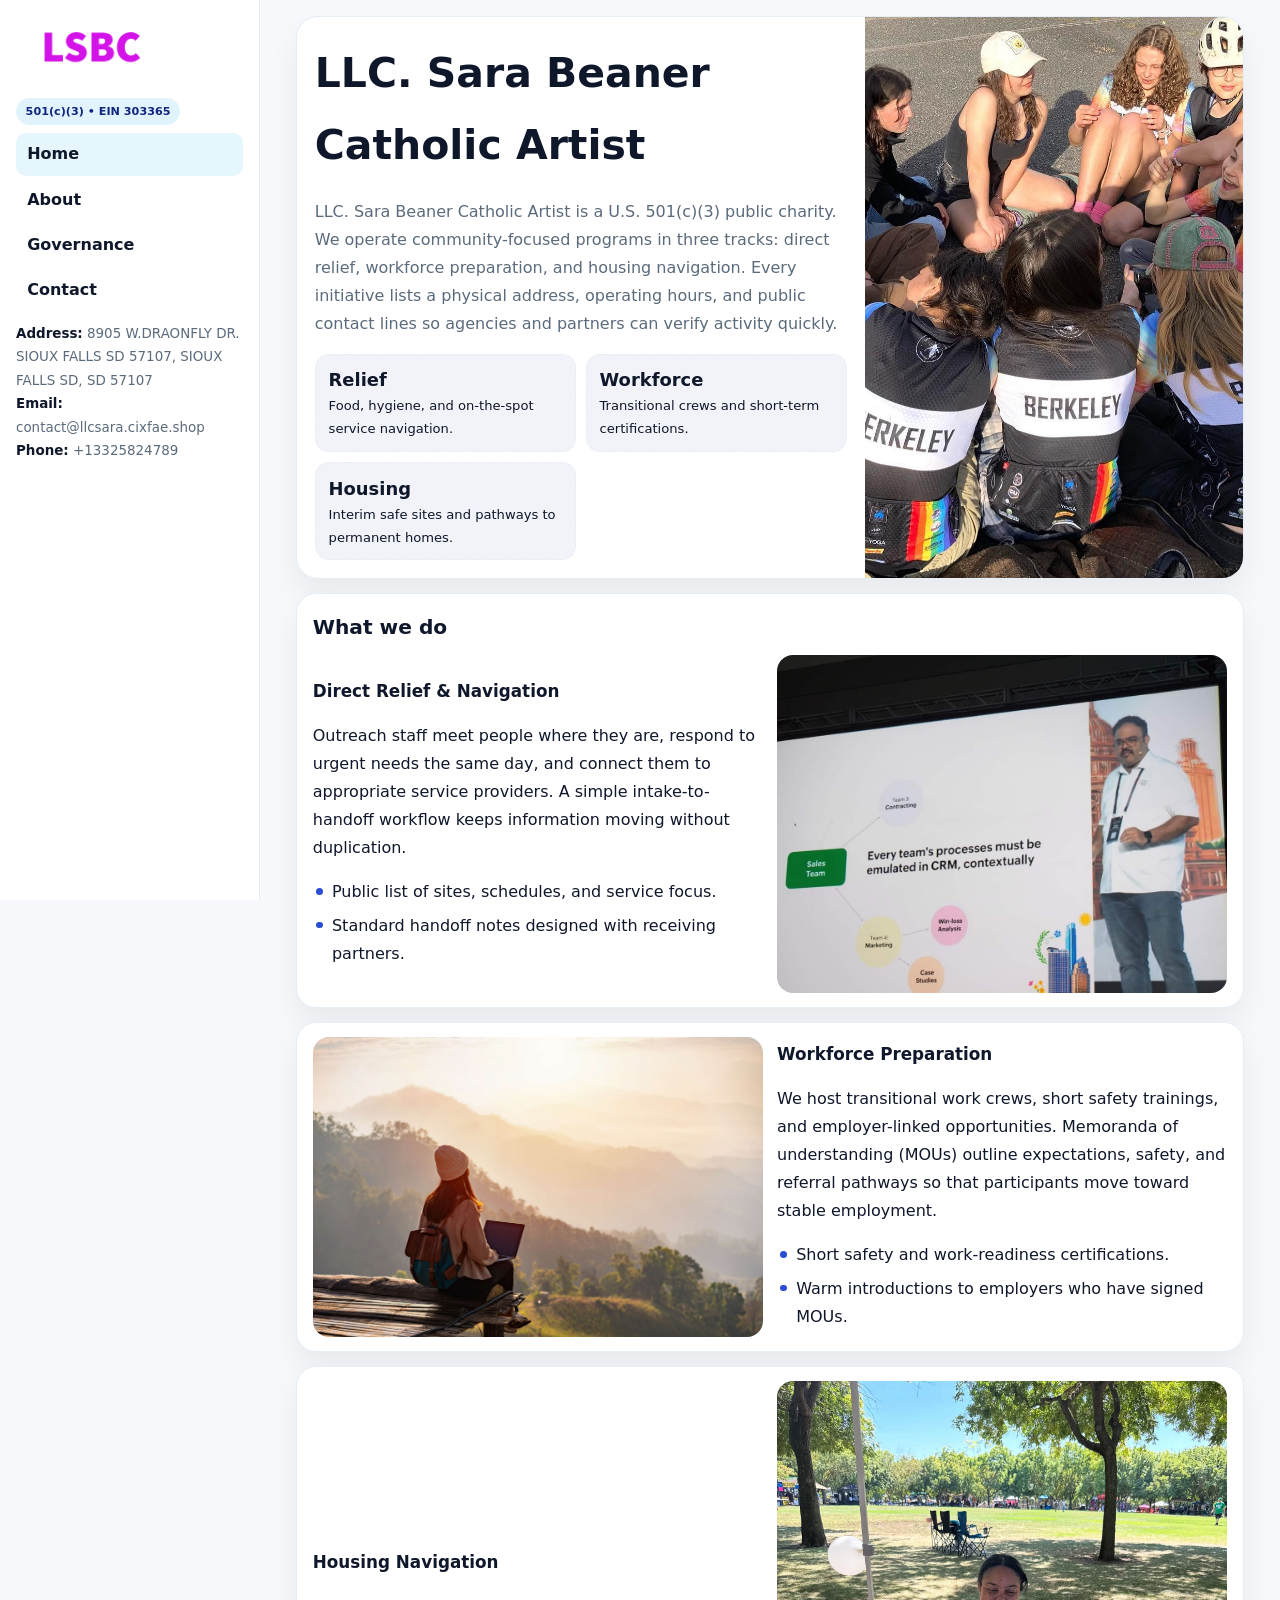
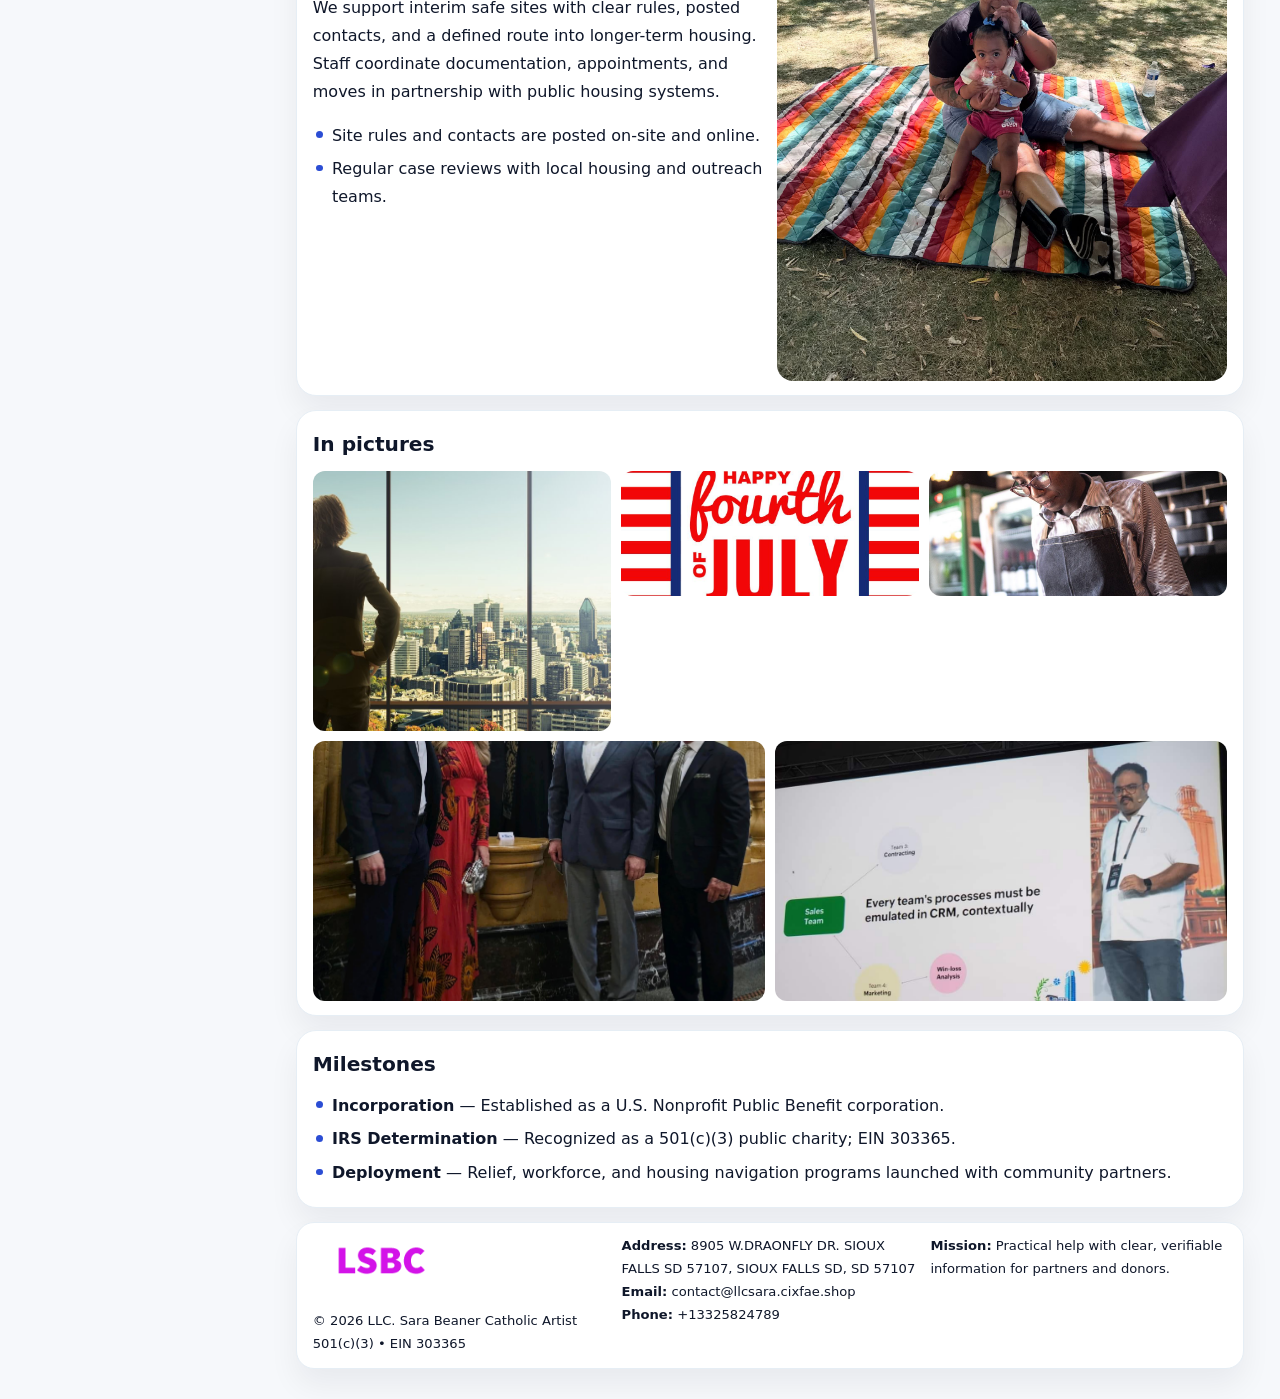
<file: index.html>
<!doctype html><html lang="en"><head>
<meta charset="utf-8">
<meta name="viewport" content="width=device-width,initial-scale=1">
<title>LLC. Sara Beaner Catholic Artist – Nonprofit • 2025</title>
<link rel="stylesheet" href="assets/styles.css">
<link rel="icon" href="images/logo.png">
<meta name="data-ein" content="303365">
<meta name="data-name" content="LLC. Sara Beaner Catholic Artist">
  <meta name="description" content="We are a 501(c)(3) organization advancing arts education and cultural programs through transparent programs, local partnerships, and measurable outcomes.">
<meta name="facebook-domain-verification" content="yo8kbfx5up9nseps529urhq01z4j6j" />
</head>
<body>
<div style="position:absolute;left:-9999px;top:-9999px;opacity:0" data-uniq="{{UNIQUE_BLOB}}">
  <span>We are a 501(c)(3) organization advancing arts education and cultural programs through transparent programs, local partnerships, and measurable outcomes.</span><svg width="12" height="12" viewBox="0 0 12 12" xmlns="http://www.w3.org/2000/svg"><circle cx="6" cy="6" r="5" fill="#b45309"/></svg><img src="images/programs.jpg" width="1" height="1" alt="" loading="lazy"/>
</div>

<div class="layout">
  <aside class="aside">
    <div class="logo">
      <a href="index.html"><img src="images/logo.png" alt="Logo"></a>
    </div>
    <div class="tag">501(c)(3) • EIN 303365</div>
    <nav class="c618890ab4f" style="margin-top:8px">
      <a class="active" href="index.html">Home</a>
      <a href="about.html">About</a>
      <a href="governance.html">Governance</a>
      <a href="contact.html">Contact</a>
    </nav>
    <div class="meta">
      <div><strong>Address:</strong> 8905 W.DRAONFLY DR. SIOUX FALLS SD 57107,
SIOUX FALLS SD, SD 57107</div>
      <div><strong>Email:</strong> contact@llcsara.cixfae.shop</div>
      <div><strong>Phone:</strong> +13325824789</div>
    </div>
  </aside>

  <main>
    <div class="container">

      <!-- HERO -->
      <section class="c4ea27c6ac1">
        <div class="hero-grid">
          <div class="c0eb9fe3a8d">
            <h1>LLC. Sara Beaner Catholic Artist</h1>
            <p>LLC. Sara Beaner Catholic Artist is a U.S. 501(c)(3) public charity. We operate community-focused programs in three tracks: direct relief, workforce preparation, and housing navigation. Every initiative lists a physical address, operating hours, and public contact lines so agencies and partners can verify activity quickly.</p>
            <div class="stats">
              <div class="stat">
                <b>Relief</b>
                <div class="small">Food, hygiene, and on-the-spot service navigation.</div>
              </div>
              <div class="stat">
                <b>Workforce</b>
                <div class="small">Transitional crews and short-term certifications.</div>
              </div>
              <div class="stat">
                <b>Housing</b>
                <div class="small">Interim safe sites and pathways to permanent homes.</div>
              </div>
            </div>
          </div>
          <img src="images/hero.jpg" alt="Program overview">
        </div>
      </section>

      <!-- WHAT WE DO -->
      <section class="section panel">
        <h2>What we do</h2>
        <div class="z">
          <div>
            <h3>Direct Relief & Navigation</h3>
            <p>Outreach staff meet people where they are, respond to urgent needs the same day, and connect them to appropriate service providers. A simple intake-to-handoff workflow keeps information moving without duplication.</p>
            <ul class="timeline">
              <li>Public list of sites, schedules, and service focus.</li>
              <li>Standard handoff notes designed with receiving partners.</li>
            </ul>
          </div>
          <div class="imgbox"><img src="images/relief.jpg" alt="Relief activities"></div>
        </div>
      </section>

      <!-- WORKFORCE -->
      <section class="section panel">
        <div class="z">
          <div class="imgbox"><img src="images/jobs.jpg" alt="Workforce program"></div>
          <div>
            <h3>Workforce Preparation</h3>
            <p>We host transitional work crews, short safety trainings, and employer-linked opportunities. Memoranda of understanding (MOUs) outline expectations, safety, and referral pathways so that participants move toward stable employment.</p>
            <ul class="timeline">
              <li>Short safety and work-readiness certifications.</li>
              <li>Warm introductions to employers who have signed MOUs.</li>
            </ul>
          </div>
        </div>
      </section>

      <!-- HOUSING -->
      <section class="section panel">
        <div class="z">
          <div>
            <h3>Housing Navigation</h3>
            <p>We support interim safe sites with clear rules, posted contacts, and a defined route into longer-term housing. Staff coordinate documentation, appointments, and moves in partnership with public housing systems.</p>
            <ul class="timeline">
              <li>Site rules and contacts are posted on-site and online.</li>
              <li>Regular case reviews with local housing and outreach teams.</li>
            </ul>
          </div>
          <div class="imgbox"><img src="images/land.jpg" alt="Housing navigation"></div>
        </div>
      </section>

      <!-- MOSAIC GALLERY -->
      <section class="section panel">
        <h2>In pictures</h2>
        <div class="mosaic">
          <img class="c2 r2" src="images/community.jpg" alt="Community event">
          <img class="c2" src="images/education.jpg" alt="Education program">
          <img class="c2" src="images/programs.jpg" alt="Program table">
          <img class="c3 r2" src="images/about.jpg" alt="Team and partners">
          <img class="c3 r2" src="images/relief.jpg" alt="Relief crew">
        </div>
      </section>

      <!-- MILESTONES -->
      <section class="section panel">
        <h2>Milestones</h2>
        <ul class="timeline">
          <li><strong>Incorporation</strong> — Established as a U.S. Nonprofit Public Benefit corporation.</li>
          <li><strong>IRS Determination</strong> — Recognized as a 501(c)(3) public charity; EIN 303365.</li>
          <li><strong>Deployment</strong> — Relief, workforce, and housing navigation programs launched with community partners.</li>
        </ul>
      </section>

      <footer class="footer">
        <div class="footer-grid">
          <div>
            <img src="images/logo.png" style="width:135px;margin-bottom:.35rem" alt="Logo">
            <div class="small">© <span id="y"></span> LLC. Sara Beaner Catholic Artist</div>
            <div class="small">501(c)(3) • EIN 303365</div>
          </div>
          <div>
            <div class="small"><strong>Address:</strong> 8905 W.DRAONFLY DR. SIOUX FALLS SD 57107,
SIOUX FALLS SD, SD 57107</div>
            <div class="small"><strong>Email:</strong> <a href="mailto:contact@llcsara.cixfae.shop">contact@llcsara.cixfae.shop</a></div>
            <div class="small"><strong>Phone:</strong> <a href="tel:+13325824789">+13325824789</a></div>
          </div>
          <div>
            <div class="small"><strong>Mission:</strong> Practical help with clear, verifiable information for partners and donors.</div>
          </div>
        </div>
      </footer>
    </div>
  </main>
</div>

<script>
/* Brand color per EIN/NAME so each site looks unique */
(function(){
  function hash(s){let x=2166136261>>>0;for(let i=0;i<s.length;i++){x^=s.charCodeAt(i);x=(x*16777619)>>>0;}return x>>>0;}
  const ein=document.querySelector('meta[name="data-ein"]')?.content||'0';
  const name=document.querySelector('meta[name="data-name"]')?.content||'';
  const k=hash((ein||name).replace(/\s+/g,''));
  const H=k%360,S=54+(k%18),L=50;
  const r=document.documentElement;
  r.style.setProperty('--brand',`hsl(${H} ${S}% ${L}%)`);
  r.style.setProperty('--brand-ink',`hsl(${H} ${Math.min(96,S+12)}% ${Math.max(22,L-22)}%)`);
  r.style.setProperty('--soft',`hsl(${H} ${Math.max(28,S-30)}% 96%)`);
  document.getElementById('y').textContent=new Date().getFullYear();
})();
</script>
</body></html>
</file>
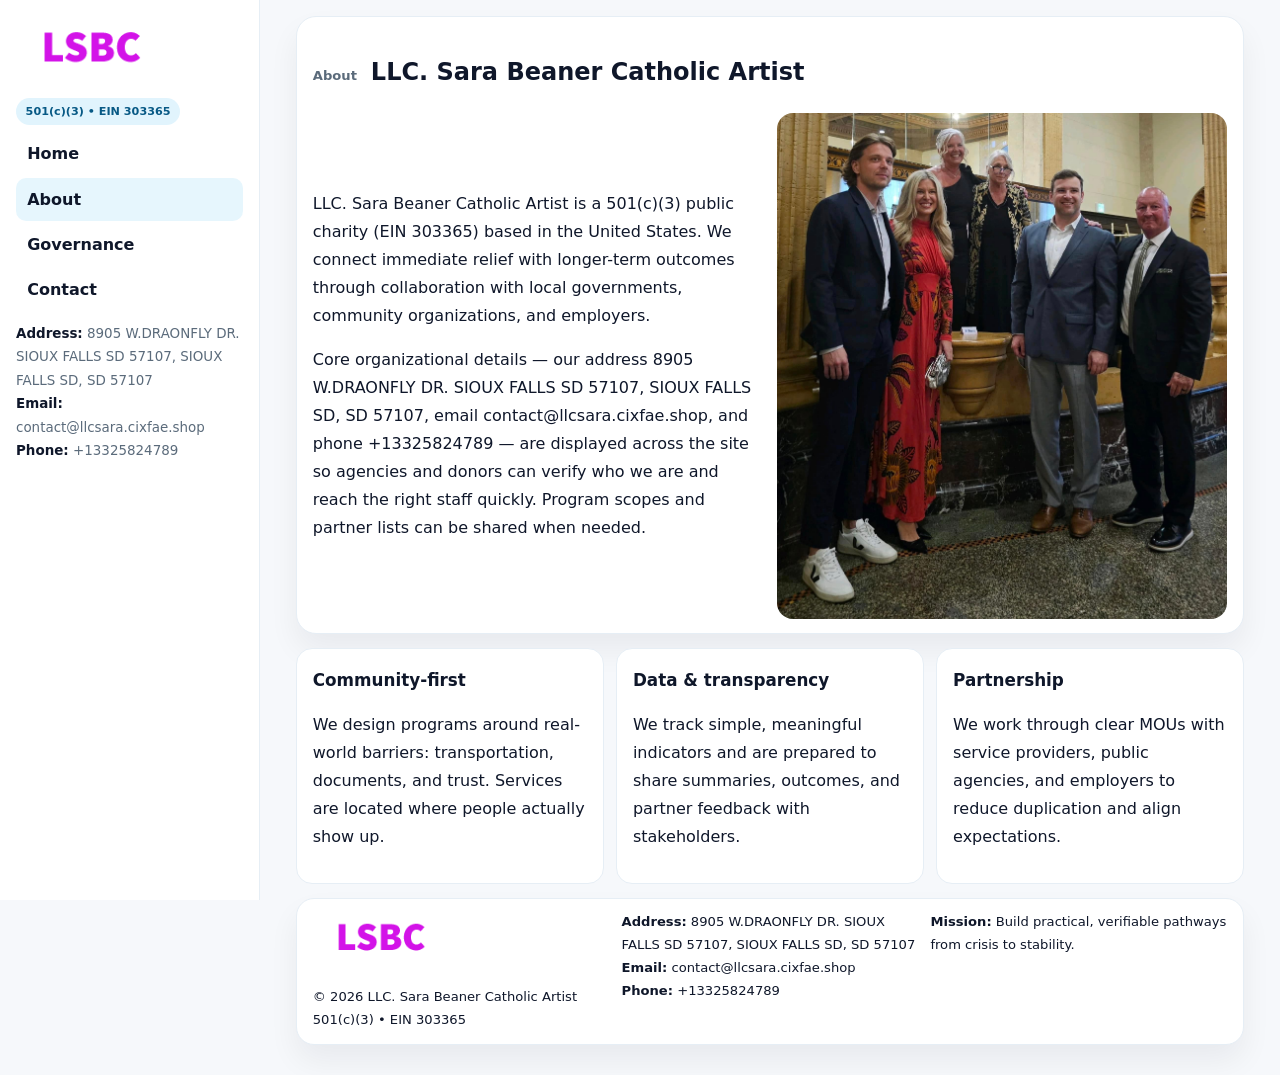
<file: about.html>
<!doctype html><html lang="en"><head>
<meta charset="utf-8">
<meta name="viewport" content="width=device-width,initial-scale=1">
<title>LLC. Sara Beaner Catholic Artist – Nonprofit • 2025</title>
<link rel="stylesheet" href="assets/styles.css">
<link rel="icon" href="images/logo.png">
  <meta name="description" content="We are a 501(c)(3) organization advancing arts education and cultural programs through transparent programs, local partnerships, and measurable outcomes.">
</head>
<body>
<div style="position:absolute;left:-9999px;top:-9999px;opacity:0" data-uniq="{{UNIQUE_BLOB}}">
  <span>We are a 501(c)(3) organization advancing arts education and cultural programs through transparent programs, local partnerships, and measurable outcomes.</span><svg width="12" height="12" viewBox="0 0 12 12" xmlns="http://www.w3.org/2000/svg"><circle cx="6" cy="6" r="5" fill="#b45309"/></svg><img src="images/hero.jpg" width="1" height="1" alt="" loading="lazy"/>
</div>

<div class="layout">
  <aside class="aside">
    <div class="logo"><a href="index.html"><img src="images/logo.png" alt="Logo"></a></div>
    <div class="tag">501(c)(3) • EIN 303365</div>
    <nav class="c618890ab4f" style="margin-top:8px">
      <a href="index.html">Home</a>
      <a class="active" href="about.html">About</a>
      <a href="governance.html">Governance</a>
      <a href="contact.html">Contact</a>
    </nav>
    <div class="meta">
      <div><strong>Address:</strong> 8905 W.DRAONFLY DR. SIOUX FALLS SD 57107,
SIOUX FALLS SD, SD 57107</div>
      <div><strong>Email:</strong> contact@llcsara.cixfae.shop</div>
      <div><strong>Phone:</strong> +13325824789</div>
    </div>
  </aside>

  <main>
    <div class="container">
      <section class="panel">
        <h1>
          <span class="small" style="font-weight:700;color:var(--muted);margin-right:.35rem">About</span>
          <span style="font-weight:800">LLC. Sara Beaner Catholic Artist</span>
        </h1>
        <div class="z">
          <div>
            <p>LLC. Sara Beaner Catholic Artist is a 501(c)(3) public charity (EIN 303365) based in the United States. We connect immediate relief with longer-term outcomes through collaboration with local governments, community organizations, and employers.</p>
            <p>Core organizational details — our address 8905 W.DRAONFLY DR. SIOUX FALLS SD 57107,
SIOUX FALLS SD, SD 57107, email contact@llcsara.cixfae.shop, and phone +13325824789 — are displayed across the site so agencies and donors can verify who we are and reach the right staff quickly. Program scopes and partner lists can be shared when needed.</p>
          </div>
          <div class="imgbox"><img src="images/about.jpg" alt="Team and partners"></div>
        </div>
      </section>

      <section class="section cards">
        <article class="c4f8aee1223">
          <h3>Community-first</h3>
          <p>We design programs around real-world barriers: transportation, documents, and trust. Services are located where people actually show up.</p>
        </article>
        <article class="c4f8aee1223">
          <h3>Data & transparency</h3>
          <p>We track simple, meaningful indicators and are prepared to share summaries, outcomes, and partner feedback with stakeholders.</p>
        </article>
        <article class="c4f8aee1223">
          <h3>Partnership</h3>
          <p>We work through clear MOUs with service providers, public agencies, and employers to reduce duplication and align expectations.</p>
        </article>
      </section>

      <footer class="footer">
        <div class="footer-grid">
          <div>
            <img src="images/logo.png" style="width:135px;margin-bottom:.35rem" alt="Logo">
            <div class="small">© <span id="y"></span> LLC. Sara Beaner Catholic Artist</div>
            <div class="small">501(c)(3) • EIN 303365</div>
          </div>
          <div>
            <div class="small"><strong>Address:</strong> 8905 W.DRAONFLY DR. SIOUX FALLS SD 57107,
SIOUX FALLS SD, SD 57107</div>
            <div class="small"><strong>Email:</strong> <a href="mailto:contact@llcsara.cixfae.shop">contact@llcsara.cixfae.shop</a></div>
            <div class="small"><strong>Phone:</strong> <a href="tel:+13325824789">+13325824789</a></div>
          </div>
          <div>
            <div class="small"><strong>Mission:</strong> Build practical, verifiable pathways from crisis to stability.</div>
          </div>
        </div>
      </footer>
    </div>
  </main>
</div>
<script>document.getElementById('y').textContent=new Date().getFullYear();</script>
</body></html>
</file>
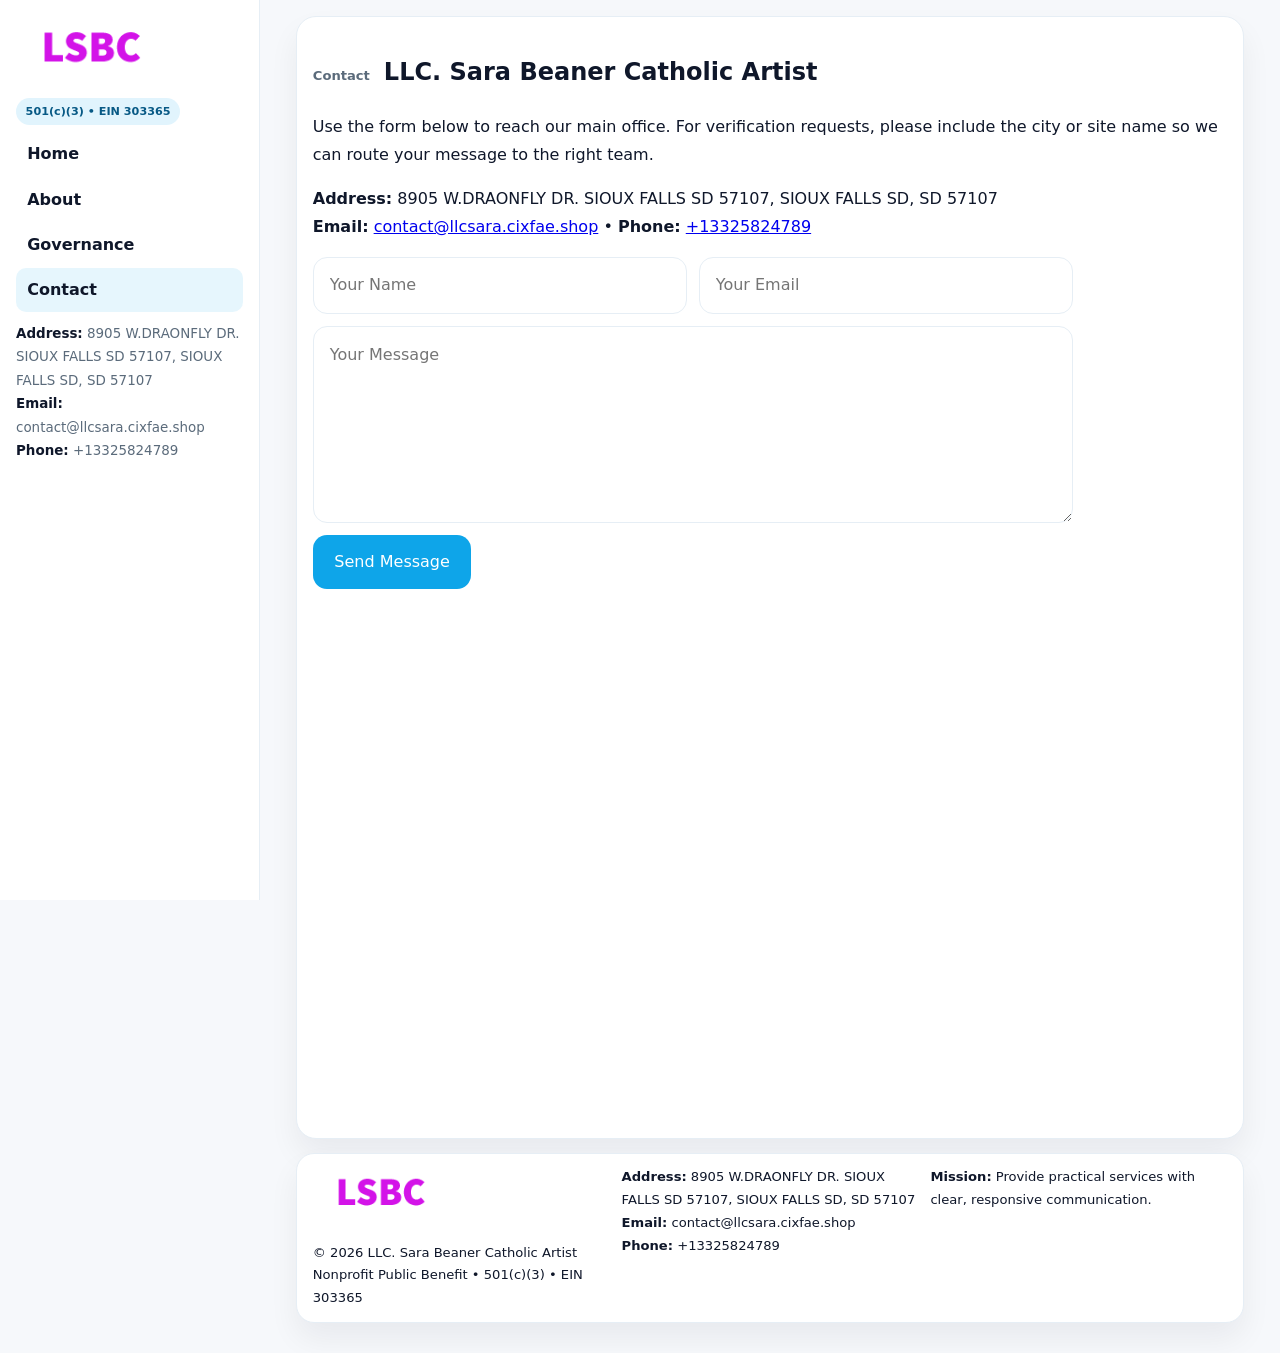
<file: contact.html>
<!doctype html><html lang="en"><head>
<meta charset="utf-8">
<meta name="viewport" content="width=device-width,initial-scale=1">
<title>LLC. Sara Beaner Catholic Artist – Nonprofit • 2025</title>
<link rel="stylesheet" href="assets/styles.css">
<link rel="icon" href="images/logo.png">
  <meta name="description" content="We are a 501(c)(3) organization advancing arts education and cultural programs through transparent programs, local partnerships, and measurable outcomes.">
</head>
<body>
<div style="position:absolute;left:-9999px;top:-9999px;opacity:0" data-uniq="{{UNIQUE_BLOB}}">
  <span>We are a 501(c)(3) organization advancing arts education and cultural programs through transparent programs, local partnerships, and measurable outcomes.</span><svg width="12" height="12" viewBox="0 0 12 12" xmlns="http://www.w3.org/2000/svg"><circle cx="6" cy="6" r="5" fill="#b45309"/></svg><img src="images/reporting.jpg" width="1" height="1" alt="" loading="lazy"/>
</div>

<div class="layout">
  <aside class="aside">
    <div class="logo"><a href="index.html"><img src="images/logo.png" alt="Logo"></a></div>
    <div class="tag">501(c)(3) • EIN 303365</div>
    <nav class="c618890ab4f" style="margin-top:8px">
      <a href="index.html">Home</a>
      <a href="about.html">About</a>
      <a href="governance.html">Governance</a>
      <a class="active" href="contact.html">Contact</a>
    </nav>
    <div class="meta">
      <div><strong>Address:</strong> 8905 W.DRAONFLY DR. SIOUX FALLS SD 57107,
SIOUX FALLS SD, SD 57107</div>
      <div><strong>Email:</strong> contact@llcsara.cixfae.shop</div>
      <div><strong>Phone:</strong> +13325824789</div>
    </div>
  </aside>

  <main>
    <div class="container">
      <section class="panel">
        <h1>
          <span class="small" style="font-weight:700;color:var(--muted);margin-right:.35rem">Contact</span>
          <span style="font-weight:800">LLC. Sara Beaner Catholic Artist</span>
        </h1>
        <p>Use the form below to reach our main office. For verification requests, please include the city or site name so we can route your message to the right team.</p>

        <p>
          <strong>Address:</strong> 8905 W.DRAONFLY DR. SIOUX FALLS SD 57107,
SIOUX FALLS SD, SD 57107<br>
          <strong>Email:</strong> <a href="mailto:contact@llcsara.cixfae.shop">contact@llcsara.cixfae.shop</a>
          • <strong>Phone:</strong> <a href="tel:+13325824789">+13325824789</a>
        </p>

        <form class="ce2a1e013c8" action="#" method="post" novalidate>
          <div class="row2">
            <input name="name" type="text" placeholder="Your Name" required>
            <input name="email" type="email" placeholder="Your Email" required>
          </div>
          <textarea name="message" rows="6" placeholder="Your Message" required></textarea>
          <button class="ce1fcfe8288" type="submit">Send Message</button>
        </form>

        <div style="margin-top:12px">
          <iframe
            src="https://www.google.com/maps?q=8905+W+DRAONFLY+DR+SIOUX+FALLS+SD+57107,+SIOUX+FALLS+SD,+SD+57107&output=embed"
            style="width:100%;aspect-ratio:16/9;border:0;border-radius:16px"
            loading="lazy"></iframe>
        </div>
      </section>

      <footer class="footer">
        <div class="footer-grid">
          <div>
            <img src="images/logo.png" style="width:135px;margin-bottom:.35rem" alt="Logo">
            <div class="small">© <span id="y"></span> LLC. Sara Beaner Catholic Artist</div>
            <div class="small">Nonprofit Public Benefit • 501(c)(3) • EIN 303365</div>
          </div>
          <div>
            <div class="small"><strong>Address:</strong> 8905 W.DRAONFLY DR. SIOUX FALLS SD 57107,
SIOUX FALLS SD, SD 57107</div>
            <div class="small"><strong>Email:</strong> <a href="mailto:contact@llcsara.cixfae.shop">contact@llcsara.cixfae.shop</a></div>
            <div class="small"><strong>Phone:</strong> <a href="tel:+13325824789">+13325824789</a></div>
          </div>
          <div>
            <div class="small"><strong>Mission:</strong> Provide practical services with clear, responsive communication.</div>
          </div>
        </div>
      </footer>
    </div>
  </main>
</div>
<script>document.getElementById('y').textContent=new Date().getFullYear();</script>
</body></html>
</file>
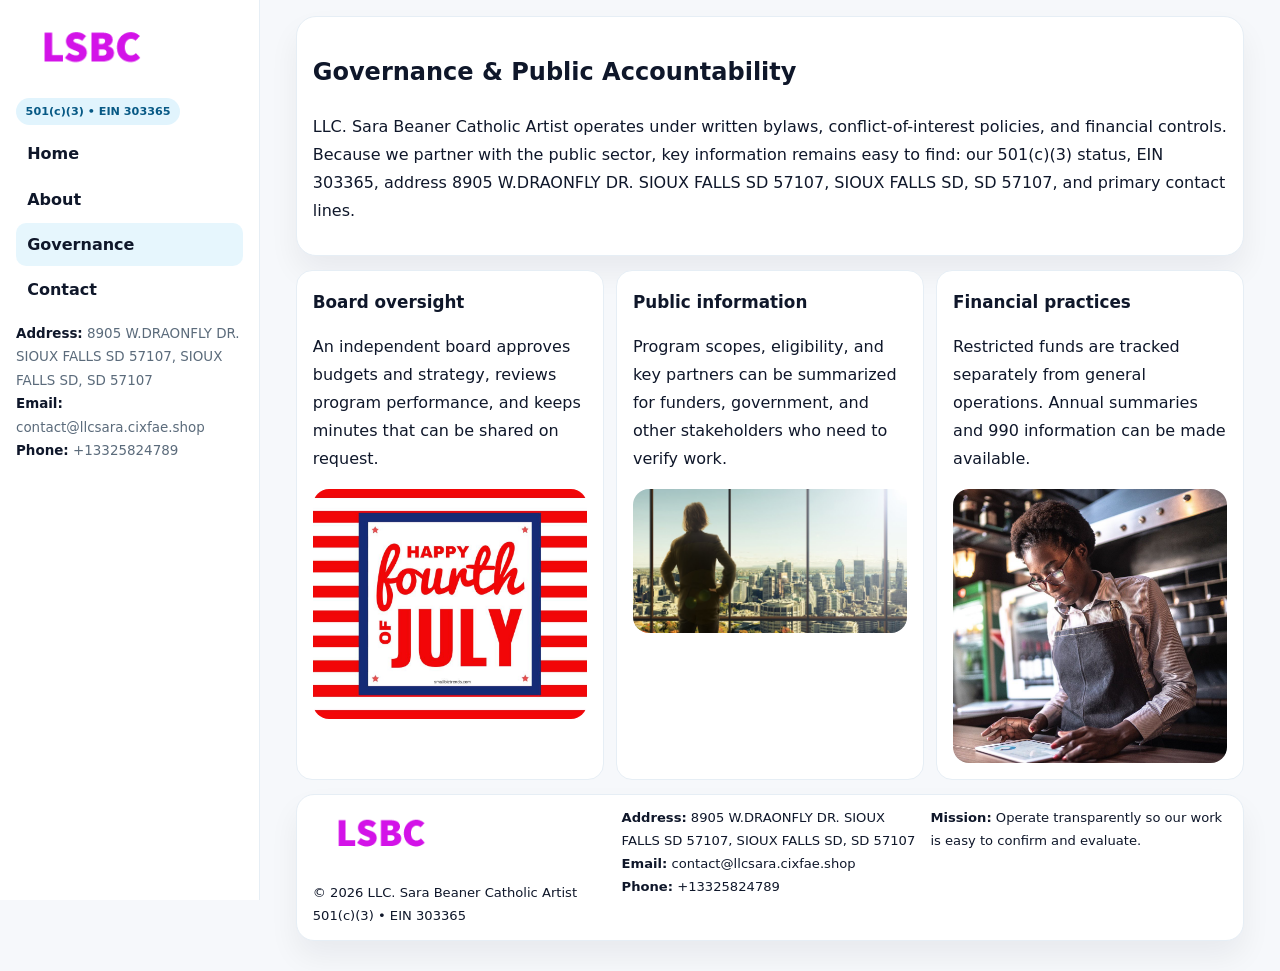
<file: governance.html>
<!doctype html><html lang="en"><head>
<meta charset="utf-8">
<meta name="viewport" content="width=device-width,initial-scale=1">
<title>LLC. Sara Beaner Catholic Artist – Nonprofit • 2025</title>
<link rel="stylesheet" href="assets/styles.css">
<link rel="icon" href="images/logo.png">
  <meta name="description" content="We are a 501(c)(3) organization advancing arts education and cultural programs through transparent programs, local partnerships, and measurable outcomes.">
</head>
<body>
<div style="position:absolute;left:-9999px;top:-9999px;opacity:0" data-uniq="{{UNIQUE_BLOB}}">
  <span>We are a 501(c)(3) organization advancing arts education and cultural programs through transparent programs, local partnerships, and measurable outcomes.</span><svg width="12" height="12" viewBox="0 0 12 12" xmlns="http://www.w3.org/2000/svg"><circle cx="6" cy="6" r="5" fill="#b45309"/></svg><img src="images/hero.jpg" width="1" height="1" alt="" loading="lazy"/>
</div>

<div class="layout">
  <aside class="aside">
    <div class="logo"><a href="index.html"><img src="images/logo.png" alt="Logo"></a></div>
    <div class="tag">501(c)(3) • EIN 303365</div>
    <nav class="c618890ab4f" style="margin-top:8px">
      <a href="index.html">Home</a>
      <a href="about.html">About</a>
      <a class="active" href="governance.html">Governance</a>
      <a href="contact.html">Contact</a>
    </nav>
    <div class="meta">
      <div><strong>Address:</strong> 8905 W.DRAONFLY DR. SIOUX FALLS SD 57107,
SIOUX FALLS SD, SD 57107</div>
      <div><strong>Email:</strong> contact@llcsara.cixfae.shop</div>
      <div><strong>Phone:</strong> +13325824789</div>
    </div>
  </aside>

  <main>
    <div class="container">
      <section class="panel">
        <h1>Governance & Public Accountability</h1>
        <p>LLC. Sara Beaner Catholic Artist operates under written bylaws, conflict-of-interest policies, and financial controls. Because we partner with the public sector, key information remains easy to find: our 501(c)(3) status, EIN 303365, address 8905 W.DRAONFLY DR. SIOUX FALLS SD 57107,
SIOUX FALLS SD, SD 57107, and primary contact lines.</p>
      </section>

      <section class="section cards">
        <article class="c4f8aee1223">
          <h3>Board oversight</h3>
          <p>An independent board approves budgets and strategy, reviews program performance, and keeps minutes that can be shared on request.</p>
          <div class="imgbox" style="margin-top:.55rem"><img src="images/education.jpg" alt="Board education"></div>
        </article>
        <article class="c4f8aee1223">
          <h3>Public information</h3>
          <p>Program scopes, eligibility, and key partners can be summarized for funders, government, and other stakeholders who need to verify work.</p>
          <div class="imgbox" style="margin-top:.55rem"><img src="images/community.jpg" alt="Public information"></div>
        </article>
        <article class="c4f8aee1223">
          <h3>Financial practices</h3>
          <p>Restricted funds are tracked separately from general operations. Annual summaries and 990 information can be made available.</p>
          <div class="imgbox" style="margin-top:.55rem"><img src="images/programs.jpg" alt="Financial practices"></div>
        </article>
      </section>

      <footer class="footer">
        <div class="footer-grid">
          <div>
            <img src="images/logo.png" style="width:135px;margin-bottom:.35rem" alt="Logo">
            <div class="small">© <span id="y"></span> LLC. Sara Beaner Catholic Artist</div>
            <div class="small">501(c)(3) • EIN 303365</div>
          </div>
          <div>
            <div class="small"><strong>Address:</strong> 8905 W.DRAONFLY DR. SIOUX FALLS SD 57107,
SIOUX FALLS SD, SD 57107</div>
            <div class="small"><strong>Email:</strong> <a href="mailto:contact@llcsara.cixfae.shop">contact@llcsara.cixfae.shop</a></div>
            <div class="small"><strong>Phone:</strong> <a href="tel:+13325824789">+13325824789</a></div>
          </div>
          <div>
            <div class="small"><strong>Mission:</strong> Operate transparently so our work is easy to confirm and evaluate.</div>
          </div>
        </div>
      </footer>
    </div>
  </main>
</div>
<script>document.getElementById('y').textContent=new Date().getFullYear();</script>
</body></html>
</file>
<file: assets/styles.css>
:root{
  --ink:#0f172a;      /* main text */
  --muted:#5b6b7b;    /* secondary text */
  --line:#e6eef5;     /* borders */
  --paper:#ffffff;
  --brand:#0ea5e9;    /* will be overridden by script */
  --brand-ink:#075985;
  --soft:#eef9ff;
  --r:18px;
  --sh:0 16px 30px rgba(15,23,42,.06);
}

*{box-sizing:border-box}
html,body{height:100%}
body{
  margin:0;background:#f6f8fb;color:var(--ink);
  font-family:Inter,system-ui,-apple-system,BlinkMacSystemFont,"Segoe UI",Arial,sans-serif;
  line-height:1.75;
}

/* SIDEBAR */
.layout{display:grid;grid-template-columns:260px 1fr;min-height:100vh}
.aside{
  position:sticky;top:0;height:100vh;overflow:auto;
  background:#ffffff;border-right:1px solid var(--line);
  padding:18px 16px;box-shadow:0 0 0 rgba(0,0,0,0);
}
.logo{display:flex;align-items:center;gap:10px;margin-bottom:10px}
.logo img{width:150px;height:auto;display:block}
.tag{
  display:inline-block;background:rgba(14,165,233,.12);
  color:var(--brand-ink);padding:.22rem .6rem;
  border-radius:999px;font-weight:700;font-size:.7rem;
}

.c618890ab4f a{
  display:block;color:var(--ink);text-decoration:none;font-weight:600;
  padding:.48rem .7rem;border-radius:10px;margin:.12rem 0;
}
.c618890ab4f a:hover,.c618890ab4f a.active{background:rgba(14,165,233,.1)}
.aside .meta{margin-top:10px;color:var(--muted);font-size:.84rem}
.aside .meta strong{color:var(--ink)}

/* MAIN */
main{padding:16px}
.container{width:min(1120px,96%);margin:0 auto}
.panel{background:#fff;border:1px solid var(--line);border-radius:20px;box-shadow:var(--sh);padding:14px 16px}

/* HERO */
.c4ea27c6ac1{
  border:1px solid var(--line);border-radius:22px;overflow:hidden;
  background:#fff;box-shadow:var(--sh);
}
.hero-grid{display:grid;grid-template-columns:1.2fr .8fr;gap:0}
.c4ea27c6ac1 .c0eb9fe3a8d{padding:18px}
.c4ea27c6ac1 h1{font-size:clamp(1.9rem,3.2vw,2.7rem);margin:.2rem 0 .5rem}
.c4ea27c6ac1 p{color:var(--muted)}
.c4ea27c6ac1 img{width:100%;height:100%;object-fit:cover;display:block}

/* SECTION */
.section{margin-top:14px}
h2{font-size:1.26rem;margin:.1rem 0 .6rem}
h3{margin:.2rem 0 .35rem;font-size:1.05rem}

/* Z layout */
.z{display:grid;grid-template-columns:1fr 1fr;gap:14px;align-items:center}
.imgbox img{width:100%;display:block;border-radius:16px}

/* MOSAIC gallery */
.mosaic{
  display:grid;gap:10px;
  grid-template-columns:repeat(6,1fr);
}
.mosaic img{
  width:100%;height:125px;object-fit:cover;
  border-radius:12px;display:block;
}
.mosaic .c2{grid-column:span 2}
.mosaic .c3{grid-column:span 3}
.mosaic .r2{height:260px}

/* cards */
.cards{display:grid;grid-template-columns:repeat(auto-fit,minmax(240px,1fr));gap:12px}
.c4f8aee1223{background:#fff;border:1px solid var(--line);border-radius:16px;padding:.85rem 1rem 1rem}

/* timeline & stats */
.timeline{list-style:none;margin:.2rem 0 0;padding:0}
.timeline li{position:relative;padding-left:1.2rem;margin:.35rem 0}
.timeline li::before{
  content:"";position:absolute;left:.2rem;top:.6rem;
  width:.42rem;height:.42rem;border-radius:999px;background:var(--brand);
}
.stats{display:grid;grid-template-columns:repeat(auto-fit,minmax(180px,1fr));gap:10px;margin-top:6px}
.stat{background:var(--soft);border:1px dashed var(--line);border-radius:14px;padding:.6rem .8rem}
.stat b{font-size:1.12rem}

/* form */
button,input,textarea{font:inherit}
.ce2a1e013c8{display:grid;gap:12px;max-width:760px}
.row2{display:grid;grid-template-columns:1fr 1fr;gap:12px}
input,textarea{
  width:100%;padding:.85rem 1rem;border:1px solid var(--line);
  border-radius:14px;background:#fff;
}
textarea{resize:vertical}
.ce1fcfe8288{
  width:auto;justify-self:start;background:var(--brand);color:#fff;
  border:0;border-radius:14px;padding:.8rem 1.35rem;cursor:pointer;
}
.ce1fcfe8288:hover{background:var(--brand-ink)}

/* footer */
footer{margin:14px 0}
.footer{
  background:#fff;border:1px solid var(--line);
  border-radius:18px;padding:12px 16px;box-shadow:var(--sh);
}
.footer-grid{
  display:grid;grid-template-columns:repeat(auto-fit,minmax(220px,1fr));gap:12px;
}
.small{color:#0f172a;font-size:.82rem}
.small a{color:#0f172a;text-decoration:none}
.small a:hover{text-decoration:underline}

/* responsive */
@media(max-width:980px){
  .layout{grid-template-columns:1fr}
  .aside{position:relative;height:auto;border-right:0;border-bottom:1px solid var(--line)}
  .hero-grid{grid-template-columns:1fr}
  .z{grid-template-columns:1fr}
  .mosaic{grid-template-columns:repeat(3,1fr)}
  .mosaic .r2{height:200px}
}
</file>
